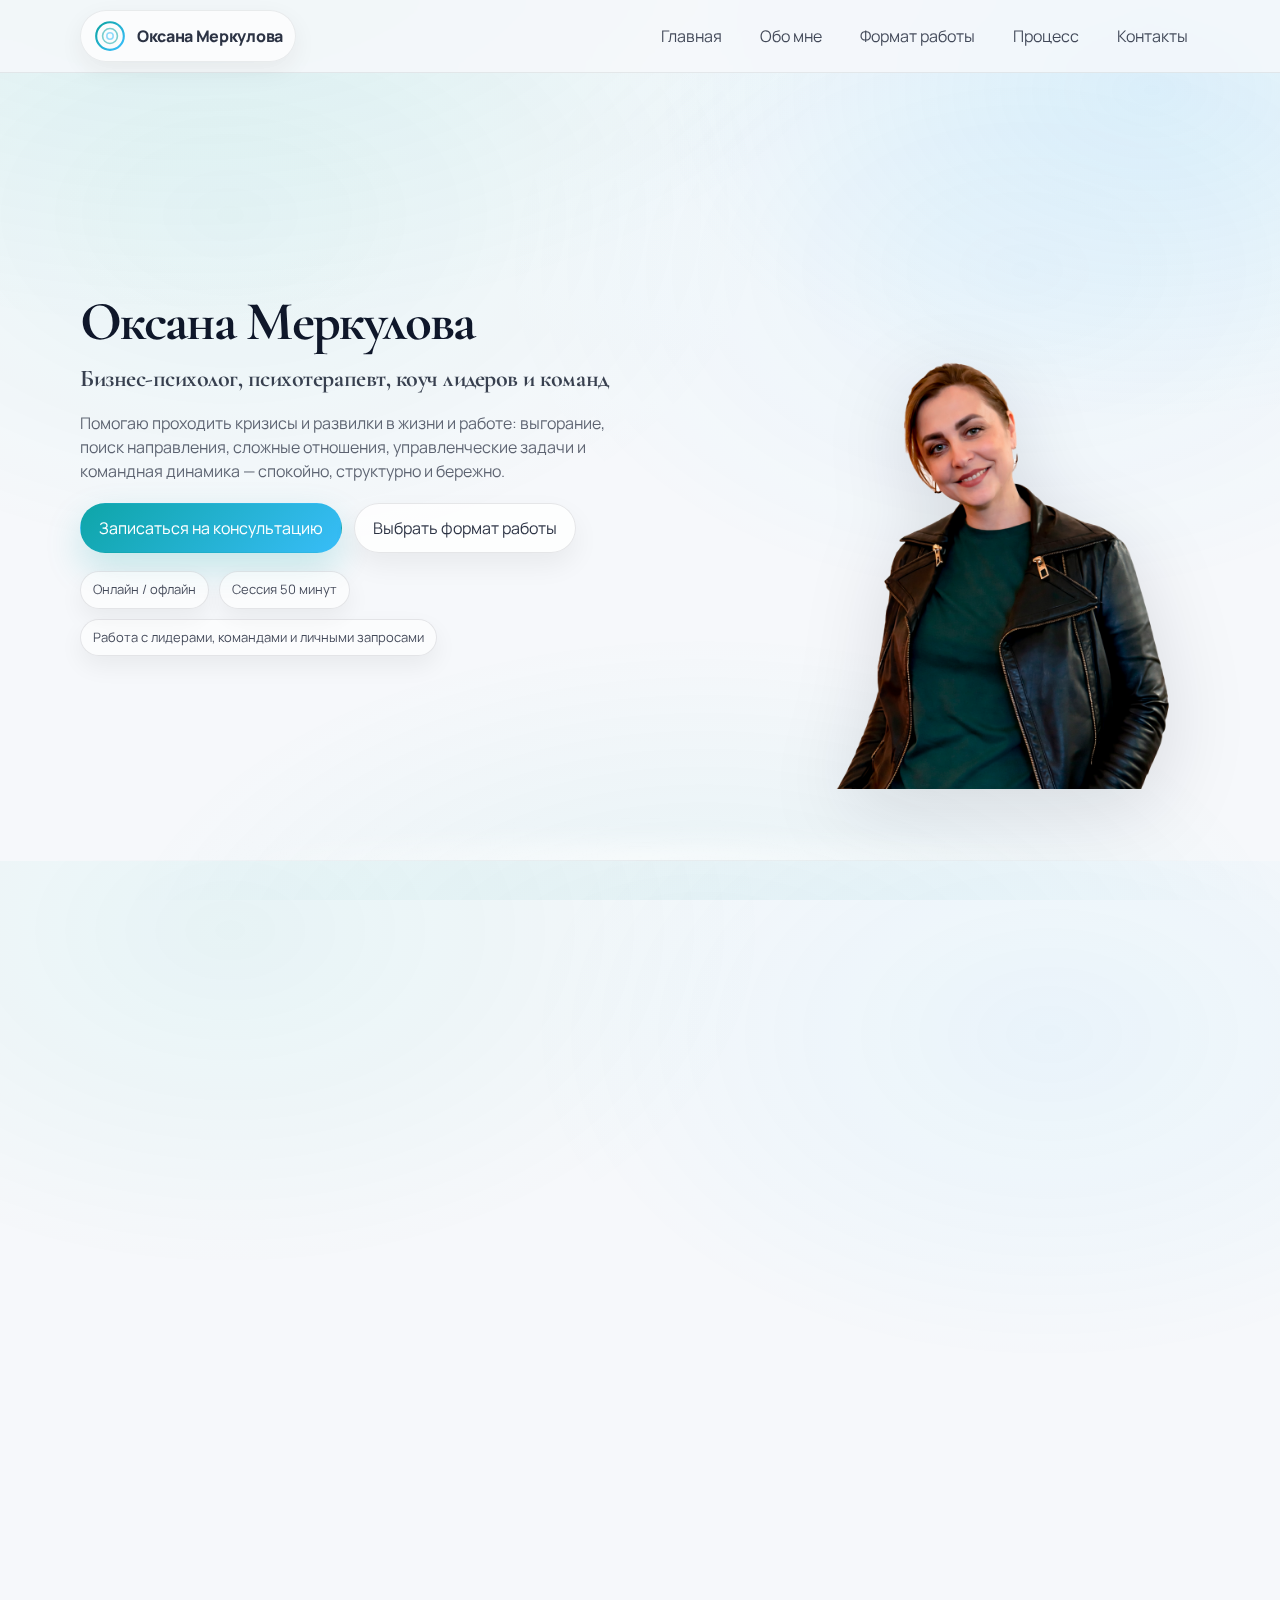
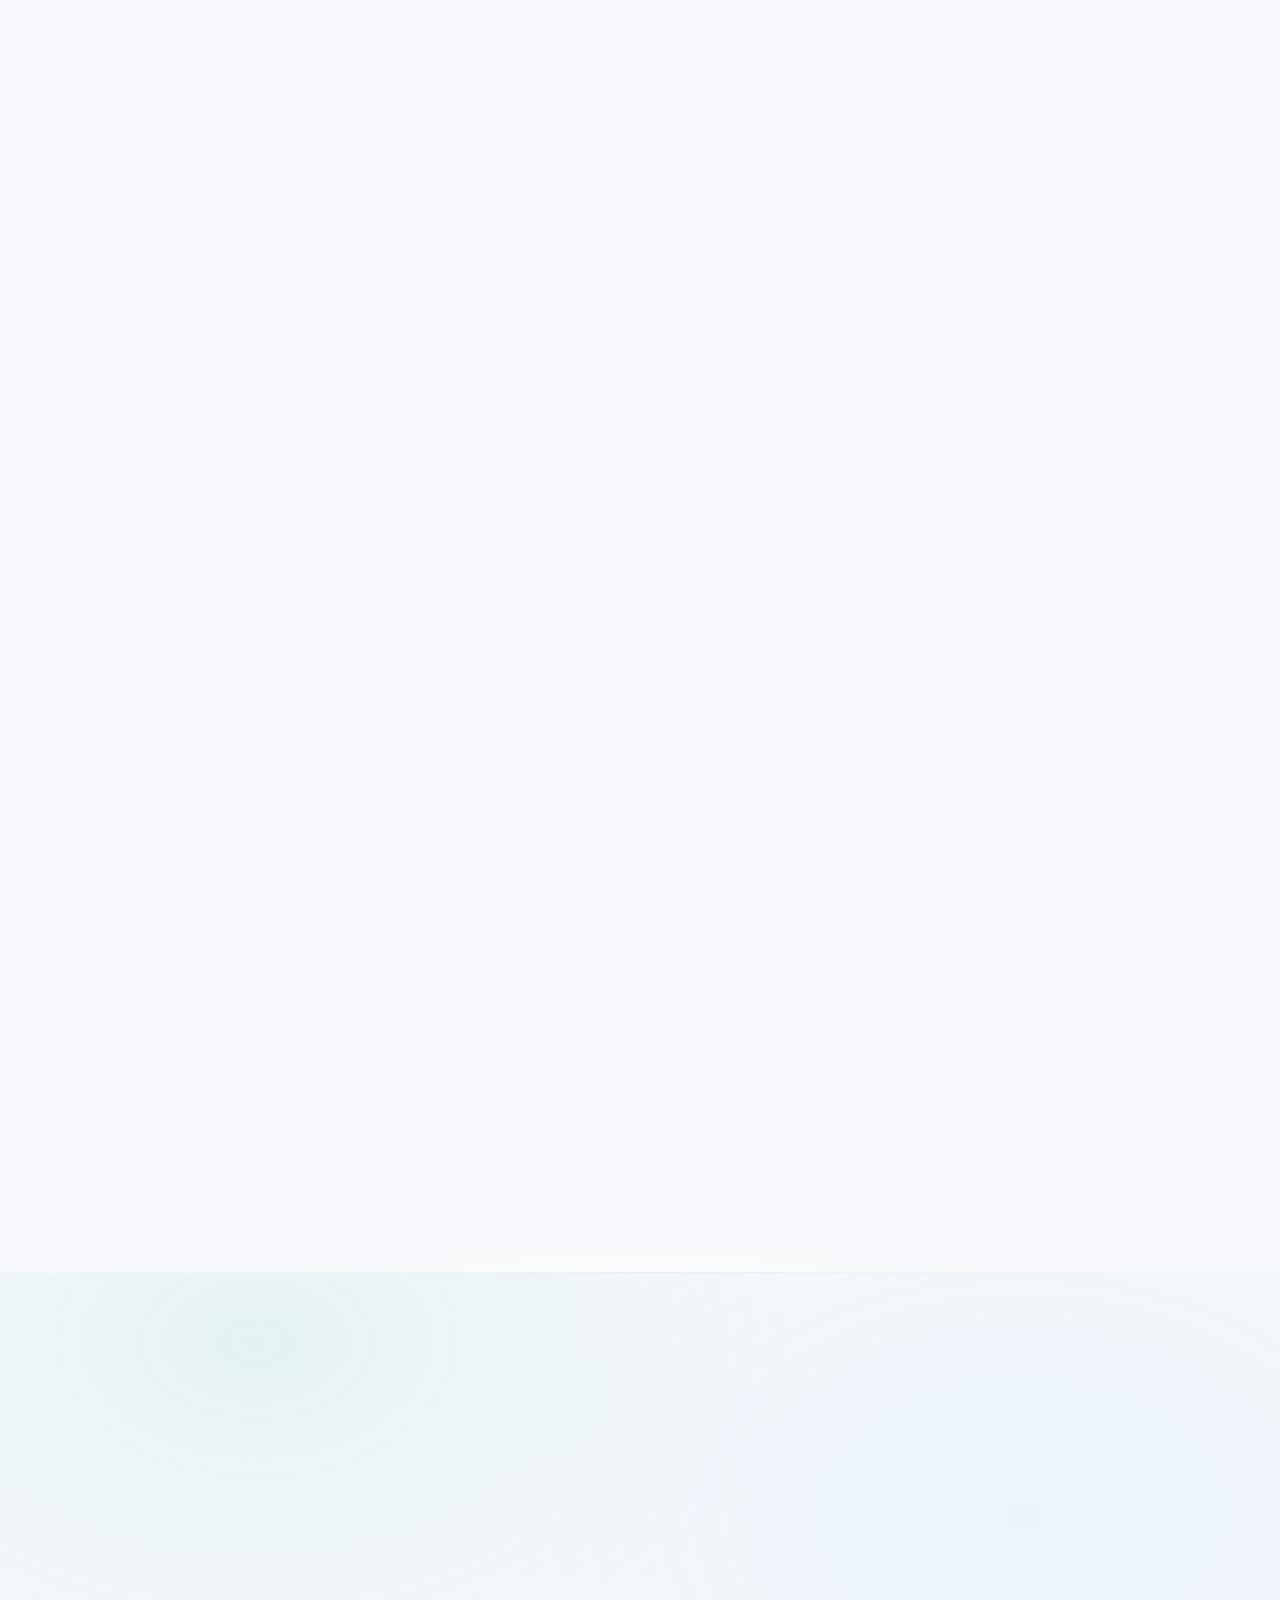
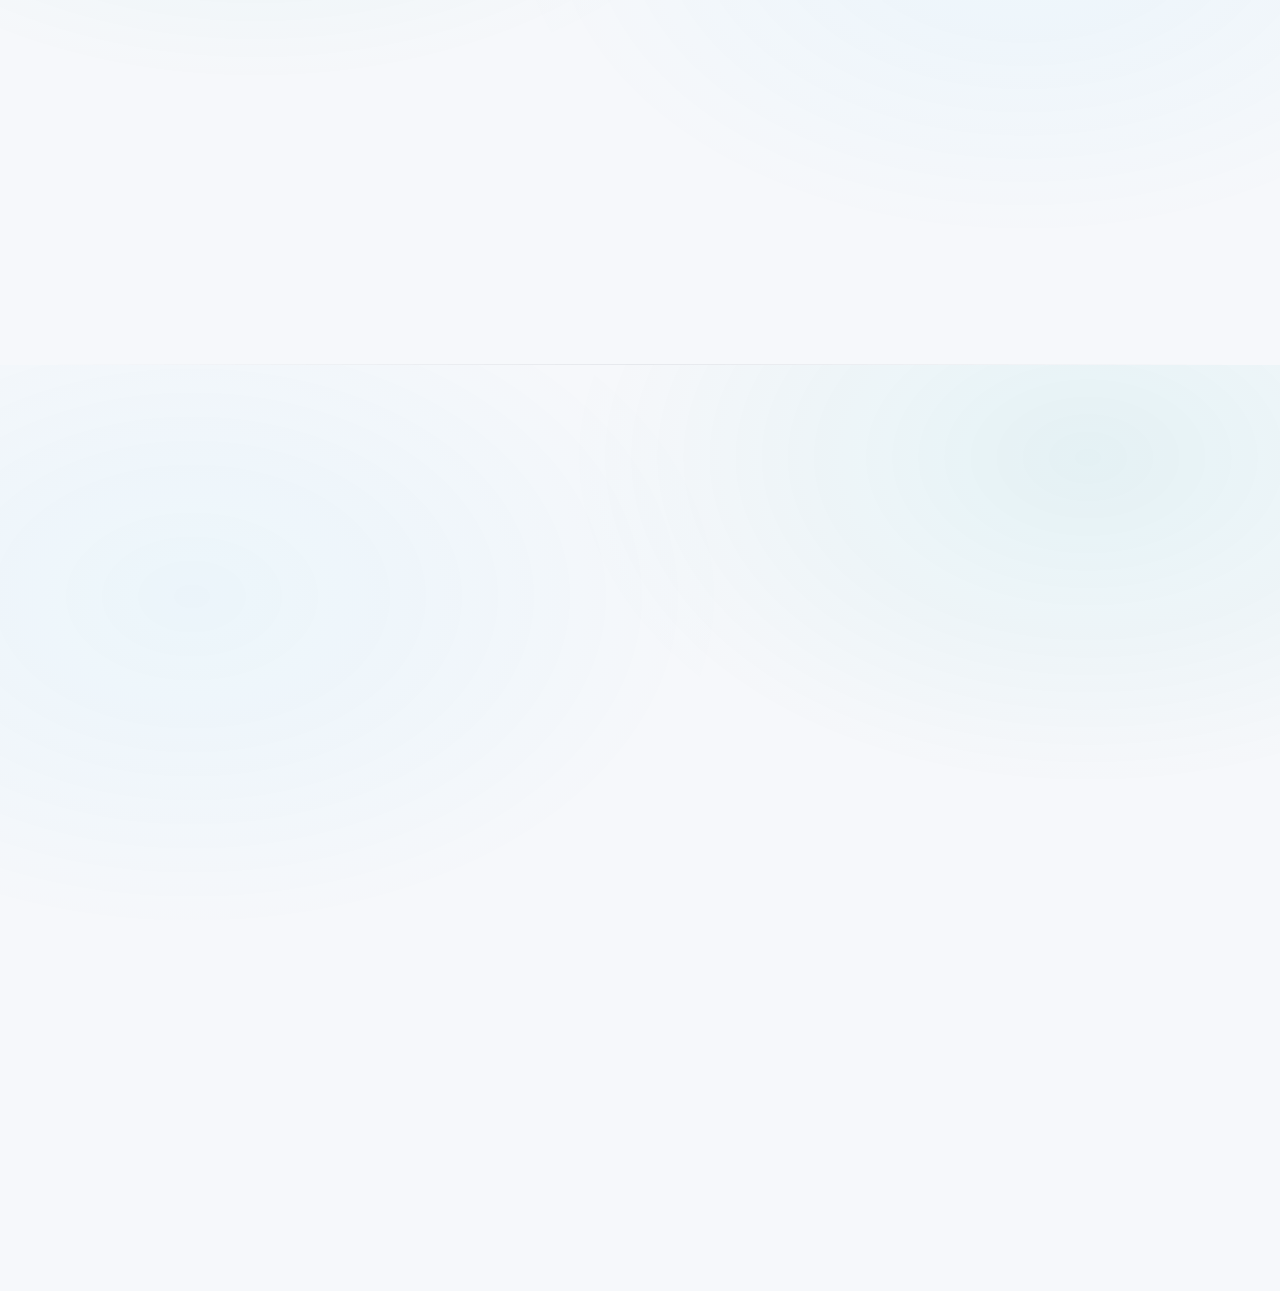
<file: index.html>
<!DOCTYPE html>
<html lang="ru">
<head>
  <meta charset="UTF-8" />
  <title>Оксана Меркулова — бизнес-психолог, психотерапевт, коуч</title>
  <meta name="viewport" content="width=device-width, initial-scale=1.0" />
  <meta name="description" content="Оксана Меркулова — бизнес-психолог, психотерапевт и коуч лидеров и команд. Онлайн/офлайн, сессии 50 минут. Выгорание, кризисы, отношения, смена направления, профориентация подростков." />
  <link rel="stylesheet" href="styles.css" />
  <link rel="preconnect" href="https://fonts.googleapis.com">
  <link rel="preconnect" href="https://fonts.gstatic.com" crossorigin>
  <link href="https://fonts.googleapis.com/css2?family=Cormorant+Garamond:wght@500;600;700&family=Manrope:wght@400;500;600;700&display=swap" rel="stylesheet">
</head>
<body>

<header class="header">
  <div class="header-inner">
    <div class="logo">
  <img src="logo.svg" alt="Логотип Оксаны Меркуловой" />
  <span class="brand">Оксана Меркулова</span>
</div>

    <nav class="nav">
      <a href="#hero">Главная</a>
      <a href="about.html">Обо мне</a>
      <a href="#services">Формат работы</a>
      <a href="#process">Процесс</a>
      <a href="#contact">Контакты</a>
    </nav>
  </div>
</header>

<!-- 1. HERO -->
<section id="hero" class="hero">
  <div class="hero-bg"></div>

  <div class="container hero-content">
    <div class="hero-text reveal-left">
      <h1>Оксана Меркулова</h1>
      <h2>Бизнес-психолог, психотерапевт, коуч лидеров и команд</h2>

      <!-- Слоган/короткое сообщение — пока нет ответа, оставил нейтральный вариант -->
      <p>
        Помогаю проходить кризисы и развилки в жизни и работе: выгорание, поиск направления,
        сложные отношения, управленческие задачи и командная динамика — спокойно, структурно и бережно.
      </p>

      <div class="buttons">
        <a href="#contact" class="btn primary">Записаться на консультацию</a>
        <a href="#services" class="btn outline">Выбрать формат работы</a>
      </div>

      <!-- Быстрые факты -->
      <div class="hero-badges reveal" data-delay="0.12">
        <span class="badge">Онлайн / офлайн</span>
        <span class="badge">Сессия 50 минут</span>
        <span class="badge">Работа с лидерами, командами и личными запросами</span>
      </div>
    </div>

    <div class="hero-photo reveal-right" data-delay="0.10">
      <img src="photo.png" alt="Фото Оксаны Меркуловой" class="coach-img">
    </div>
  </div>
</section>

<!-- 2. МОЯ СПЕЦИАЛИЗАЦИЯ -->
<section id="about" class="section light spec">
  <div class="container">

    <h2 class="section-title reveal center">Моя специализация</h2>

    <p class="spec-lead reveal center" data-delay="0.08">
      Я работаю на стыке психотерапии, коучинга и организационного консультирования —
      с личными, управленческими и командными запросами.
    </p>

    <div class="spec-intro">

      <!-- 1 -->
      <div class="spec-col reveal" data-delay="0.05">
        <h3>Индивидуальное бизнес-консультирование</h3>
        <p>
          Для руководителей и предпринимателей в точке решений, роста или перегруза.
          Помогаю прояснить ситуацию, расставить приоритеты, укрепить роль и найти
          устойчивые управленческие решения без выгорания.
        </p>
      </div>

      <!-- 2 -->
      <div class="spec-col reveal" data-delay="0.10">
        <h3>Психоаналитическая психотерапия</h3>
        <p>
          Глубинная работа с внутренними конфликтами, тревогой, выгоранием,
          повторяющимися сценариями в отношениях и самооценке.
          Подходит, если важны не быстрые советы, а устойчивые изменения.
        </p>
      </div>

      <!-- 3 -->
      <div class="spec-col reveal" data-delay="0.15">
        <h3>Работа с организациями</h3>
        <p>
          Сопровождение команд и компаний в период изменений:
          диагностика взаимодействий, работа с напряжением и конфликтами,
          поддержка руководителей и ключевых сотрудников.
        </p>
      </div>

    </div>
  </div>
</section>


    <!-- заметный блок "С чем приходят" -->
    <div class="spec-focus reveal center" data-delay="0.12">
  <div class="spec-focus-head center">
    <h3>С чем чаще всего приходят</h3>
    <p class="spec-focus-lead">
      Если узнаёте себя — начнём с первичной консультации и уточним, какой формат подойдёт лучше.
    </p>
  </div>

  <div class="spec-tags">
    <span class="tag">Возрастные кризисы</span>
    <span class="tag">Выгорание</span>
    <span class="tag">Поиск / смена направления</span>
    <span class="tag">Отношения и границы</span>
    <span class="tag">Профессиональные развилки</span>
    <span class="tag">Профориентация подростков</span>
  </div>
</div>


    <!-- 3 направления: без повторов про формат -->
<h3 class="spec-subtitle reveal center" data-delay="0.08">Направления работы</h3>
<p class="spec-lead reveal center" data-delay="0.12">
  Выберите направление по задаче — если сомневаетесь, начнём с консультации.
</p>

<div class="spec-cards">
  <div class="spec-card reveal" data-delay="0.05">
    <h4>Психотерапия</h4>

    <div class="spec-block">
      <div class="spec-label">Подойдёт, если</div>
      <ul class="spec-list">
        <li>эмоционально тяжело, много тревоги или напряжения;</li>
        <li>повторяются сценарии в отношениях или самооценке;</li>
        <li>есть выгорание или ощущение «я больше не могу»;</li>
        <li>хочется устойчивых изменений, а не «быстрого совета».</li>
      </ul>
    </div>

  </div>

  <div class="spec-card reveal" data-delay="0.12">
    <h4>Коучинг / менторинг</h4>

    <div class="spec-block">
      <div class="spec-label">Подойдёт, если</div>
      <ul class="spec-list">
        <li>нужна ясность в решении и следующий шаг;</li>
        <li>вы на развилке: рост, смена роли, новая цель;</li>
        <li>важны коммуникации, роль руководителя, границы;</li>
        <li>хочется соединить смысл и результат.</li>
      </ul>
    </div>

  </div>

  <div class="spec-card reveal" data-delay="0.18">
    <h4>Организационное консультирование</h4>

    <div class="spec-block">
      <div class="spec-label">Подойдёт, если</div>
      <ul class="spec-list">
        <li>есть напряжение/конфликты в команде;</li>
        <li>нужна диагностика процессов и взаимодействий;</li>
        <li>в компании изменения, и требуется сопровождение;</li>
        <li>важно поддержать руководителей и ключевых людей.</li>
      </ul>
    </div>

  </div>
</div>


<!-- 3. ФОРМАТЫ РАБОТЫ (фон как в hero) -->
<section id="services" class="services-hero">

  <div class="container services-inner">
    <h2 class="section-title reveal">Формат работы</h2>
    <p class="services-subtitle reveal" data-delay="0.08">
      Онлайн или очно • сессия 50 минут
    </p>

    <div class="services-grid">
      <div class="service-box reveal-left" data-delay="0.05">
        <h3>Индивидуальная<br>психотерапия</h3>
        <p class="service-note">Выгорание • тревога • кризисы</p>
        <a href="#contact" class="btn primary service-btn">Записаться</a>
      </div>

      <div class="service-box is-center reveal" data-delay="0.12">
        <h3>Коучинг / менторинг<br>для лидеров</h3>
        <p class="service-note">Решения • стратегия • коммуникации</p>
        <a href="#contact" class="btn primary service-btn">Записаться</a>
      </div>

      <div class="service-box reveal-right" data-delay="0.05">
        <h3>Организационное<br>консультирование</h3>
        <p class="service-note">Команды • процессы • изменения</p>
        <a href="#contact" class="btn primary service-btn">Записаться</a>
      </div>
    </div>
  </div>
</section>


<!-- 4. ПРОЦЕСС -->
<section id="process" class="section light process">
  <div class="container">
    <h2 class="section-title reveal">Как проходит работа</h2>
    <p class="process-lead reveal" data-delay="0.08">
      Понятный процесс — без лишней теории. Мы двигаемся шаг за шагом к устойчивым изменениям.
    </p>

    <div class="process-steps">
      <div class="process-step reveal-left" data-delay="0.05">
        <div class="step-num">01</div>
        <h3>Знакомство и формулирование запроса</h3>
        <p>Уточняем ситуацию, контекст и то, что вы хотите изменить.</p>
      </div>

      <div class="process-step reveal-right" data-delay="0.07">
        <div class="step-num">02</div>
        <h3>Определение целей и результата</h3>
        <p>Фиксируем цель и критерии, чтобы было понятно, куда идём.</p>
      </div>

      <div class="process-step reveal-left" data-delay="0.09">
        <div class="step-num">03</div>
        <h3>Регулярные встречи и практическая работа</h3>
        <p>Работаем с мыслями, эмоциями и действиями. Подбираем комфортный темп.</p>
      </div>

      <div class="process-step reveal-right" data-delay="0.11">
        <div class="step-num">04</div>
        <h3>Прогресс и закрепление изменений</h3>
        <p>Отслеживаем динамику и закрепляем новые стратегии в жизни и работе.</p>
      </div>
    </div>
  </div>
</section>

<!-- 5. КОНТАКТЫ -->
<section id="contact" class="section contact">
  <div class="container">

    <h2 class="section-title reveal">Контакты и запись</h2>

    <div class="contact-grid">
      <!-- Левая колонка -->
      <div class="contact-info reveal-left" data-delay="0.05">
        <p class="contact-text">
          Напишите мне в Telegram или на email — или оставьте контакты в форме.
          Я отвечу лично и предложу ближайшие варианты времени.
        </p>

        <div class="contact-item">
          <span class="contact-label">Telegram</span>
          <!-- ВАЖНО: замените @ваш_ник -->
          <a href="https://t.me/ваш_ник" target="_blank" rel="noopener">t.me/ваш_ник</a>
        </div>

        <div class="contact-item">
          <span class="contact-label">Email</span>
          <!-- ВАЖНО: замените email -->
          <a href="mailto:example@mail.ru">example@mail.ru</a>
        </div>

        <!-- Телефон убрал из "основного", но можно вернуть при желании -->
        <div class="contact-item">
          <span class="contact-label">Формат</span>
          <span>онлайн / очно • 50 минут</span>
        </div>
      </div>

      <!-- Правая колонка: форма -->
      <form class="contact-form reveal-right" data-delay="0.1" action="#" method="post">
        <div class="form-group">
          <label for="name">Имя</label>
          <input
            type="text"
            id="name"
            name="name"
            placeholder="Как к вам обращаться"
            required
          >
        </div>

        <div class="form-group">
          <label for="phone">Телефон (по желанию)</label>
          <input
            type="tel"
            id="phone"
            name="phone"
            placeholder="+7 (___) ___-__-__"
          >
        </div>

        <div class="form-group">
          <label for="email">Email</label>
          <input
            type="email"
            id="email"
            name="email"
            placeholder="example@mail.ru"
            required
          >
        </div>

        <div class="form-group">
          <label for="contactWay">Удобный способ связи</label>
          <select id="contactWay" name="contactWay" required>
            <option value="" selected disabled>Выберите вариант</option>
            <option value="telegram">Telegram</option>
            <option value="email">Email</option>
            <option value="phone">Телефон</option>
          </select>
        </div>

        <div class="form-group">
          <label for="message">Коротко о запросе (необязательно)</label>
          <textarea
            id="message"
            name="message"
            rows="4"
            placeholder="Например: выгорание / смена направления / отношения / команда"
          ></textarea>
        </div>

        <button type="submit" class="btn primary form-btn">
          Отправить заявку
        </button>

        <p class="form-note">
          Нажимая «Отправить», вы соглашаетесь на обработку данных для связи с вами.
        </p>
      </form>
    </div>

  </div>
</section>

<script>
(function () {
  const items = document.querySelectorAll('.reveal, .reveal-left, .reveal-right');
  if (!items.length) return;

  const observer = new IntersectionObserver((entries, obs) => {
    entries.forEach(entry => {
      if (!entry.isIntersecting) return;

      const el = entry.target;
      const delay = el.dataset.delay ? Number(el.dataset.delay) : 0;

      el.style.transitionDelay = delay + 's';
      el.classList.add('is-visible');

      obs.unobserve(el);
    });
  }, {
    threshold: 0.15,
    rootMargin: '0px 0px -10% 0px'
  });

  items.forEach(el => observer.observe(el));
})();
</script>

</body>
</html>
</file>
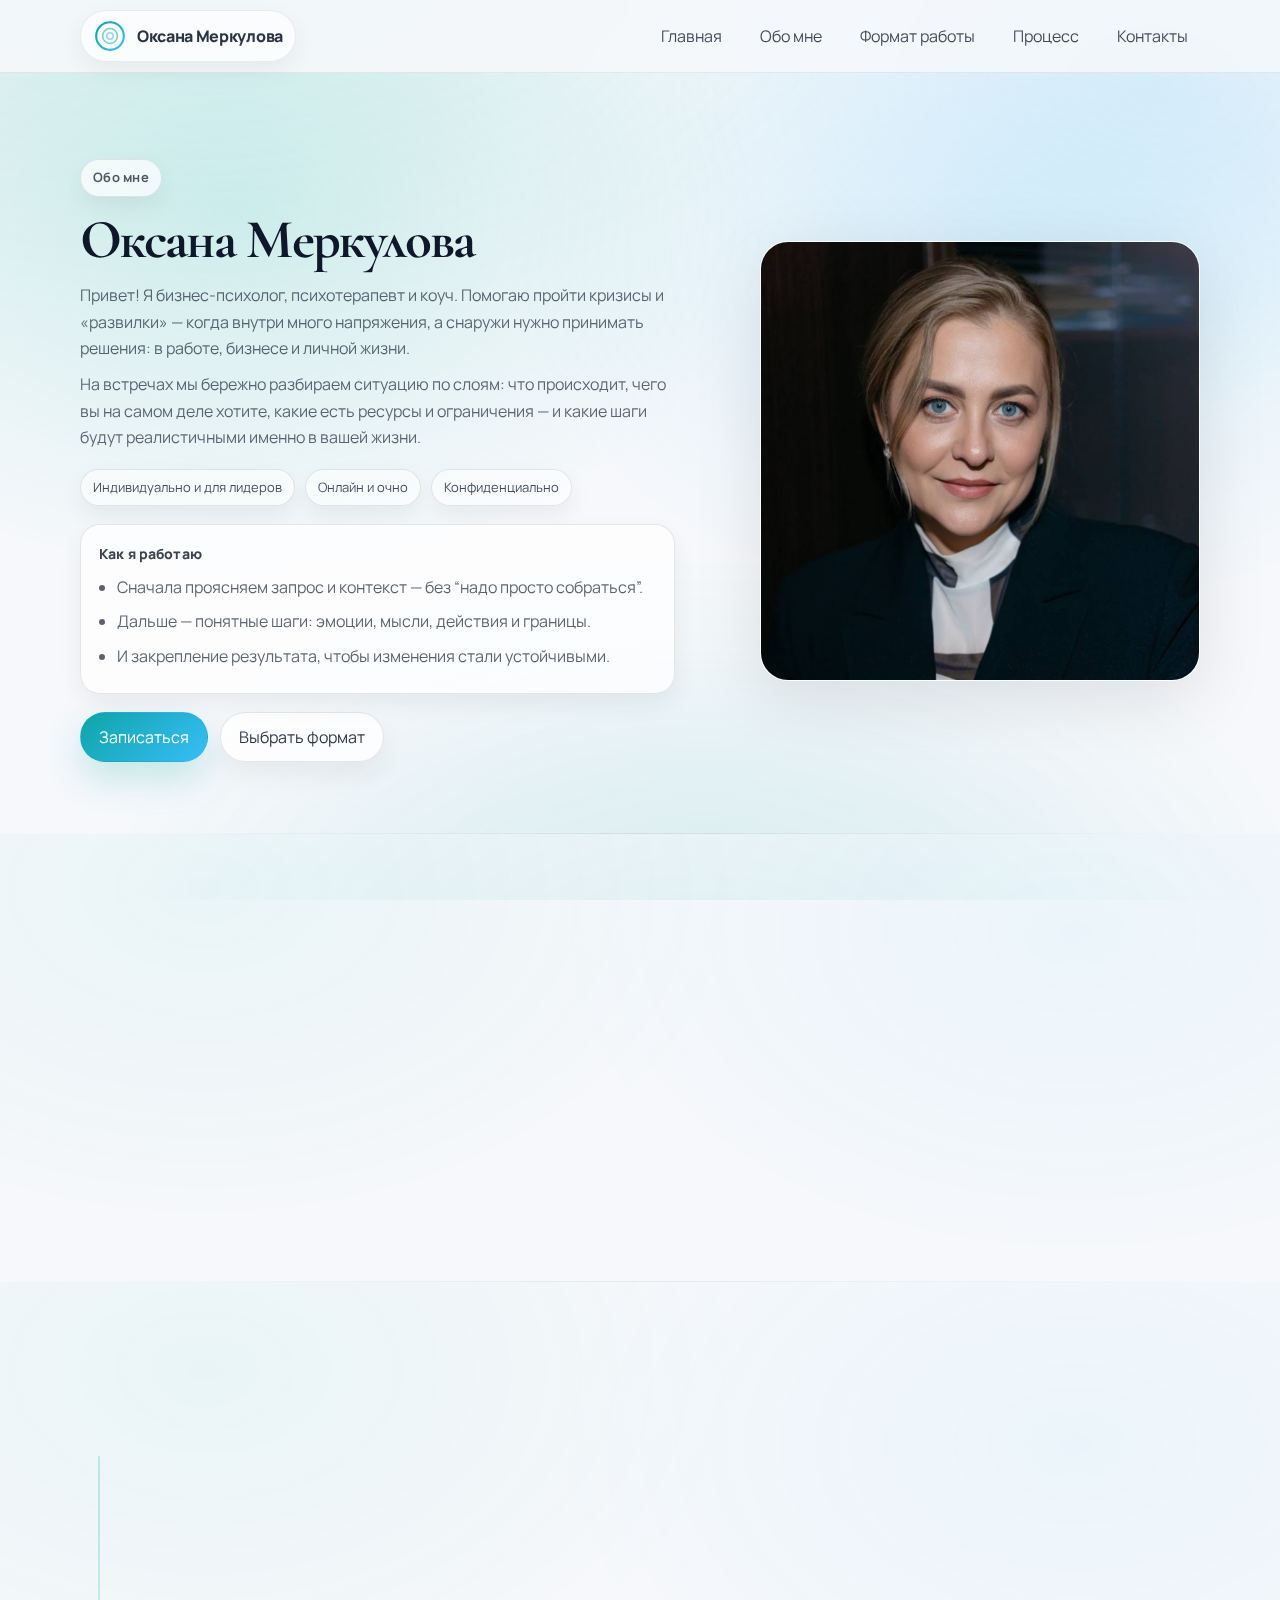
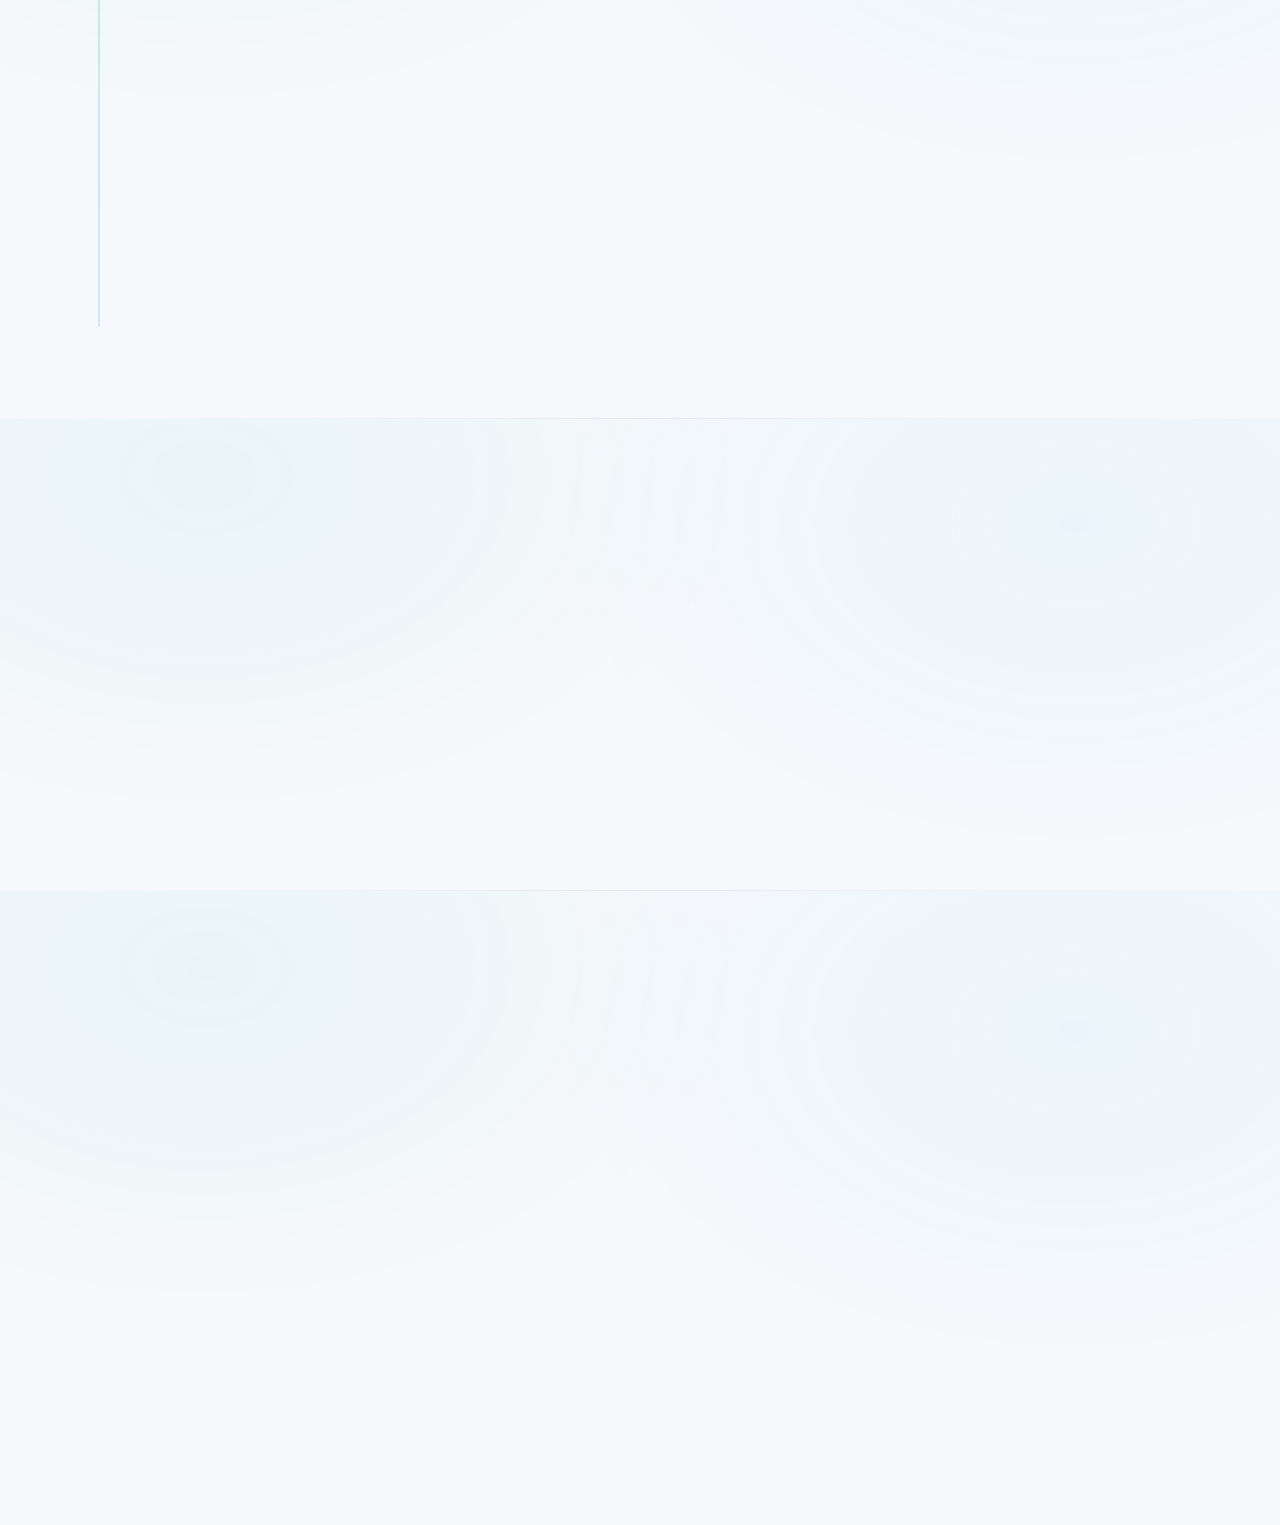
<file: about.html>
<!DOCTYPE html>
<html lang="ru">
<head>
  <meta charset="UTF-8" />
  <title>Обо мне — Оксана Меркулова</title>
  <meta name="viewport" content="width=device-width, initial-scale=1.0" />
  <meta name="description" content="Оксана Меркулова — бизнес-психолог, психотерапевт и коуч. Работаю с выгоранием, кризисами, отношениями, карьерными развилками и задачами лидеров и команд. Онлайн/очно." />
  <link rel="stylesheet" href="styles.css" />
  <link rel="preconnect" href="https://fonts.googleapis.com">
  <link rel="preconnect" href="https://fonts.gstatic.com" crossorigin>
  <link href="https://fonts.googleapis.com/css2?family=Cormorant+Garamond:wght@500;600;700&family=Manrope:wght@400;500;600;700&display=swap" rel="stylesheet">
</head>
<body>

<header class="header">
  <div class="header-inner">
    <div class="logo">
      <img src="logo.svg" alt="Логотип Оксаны Меркуловой" />
      <span class="brand">Оксана Меркулова</span>
    </div>

    <nav class="nav">
      <a href="index.html#hero">Главная</a>
      <a href="about.html">Обо мне</a>
      <a href="index.html#services">Формат работы</a>
      <a href="index.html#process">Процесс</a>
      <a href="index.html#contact">Контакты</a>
    </nav>
  </div>
</header>

<!-- HERO ABOUT -->
<section class="about-hero">
  <div class="about-hero-bg"></div>

  <div class="container about-hero-inner">
    <div class="about-hero-text reveal-left">
      <div class="about-kicker">Обо мне</div>

      <h1 class="about-title">Оксана Меркулова</h1>

      <p class="about-subtitle">
        Привет! Я бизнес-психолог, психотерапевт и коуч. Помогаю пройти кризисы и «развилки»
        — когда внутри много напряжения, а снаружи нужно принимать решения: в работе, бизнесе и личной жизни.
      </p>

      <p class="about-subtitle" style="margin-top:10px;">
        На встречах мы бережно разбираем ситуацию по слоям: что происходит, чего вы на самом деле хотите,
        какие есть ресурсы и ограничения — и какие шаги будут реалистичными именно в вашей жизни.
      </p>

      <div class="about-badges">
        <span class="badge">Индивидуально и для лидеров</span>
        <span class="badge">Онлайн и очно</span>
        <span class="badge">Конфиденциально</span>
      </div>

      <!-- мини-блок: как работаю -->
      <div class="about-mini reveal" data-delay="0.10">
        <div class="about-mini-title">Как я работаю</div>
        <ul class="about-mini-list">
          <li>Сначала проясняем запрос и контекст — без “надо просто собраться”.</li>
          <li>Дальше — понятные шаги: эмоции, мысли, действия и границы.</li>
          <li>И закрепление результата, чтобы изменения стали устойчивыми.</li>
        </ul>
      </div>

      <div class="buttons about-buttons">
        <a href="index.html#contact" class="btn primary">Записаться</a>
        <a href="index.html#services" class="btn outline">Выбрать формат</a>
      </div>
    </div>

    <div class="about-hero-photo reveal-right" data-delay="0.10">
      <img src="photo1.jpg" alt="Фото — Оксана Меркулова" class="about-photo">
    </div>
  </div>
</section>

<!-- EDUCATION -->
<section class="section light about-section">
  <div class="container">
    <h2 class="section-title reveal">Образование</h2>

    <div class="about-grid">
      <div class="about-card reveal" data-delay="0.05">
        <h3>Базовое образование</h3>
        <ul class="about-list">
          <li><strong>—</strong> ВУЗ / факультет / специальность (добавишь своё)</li>
          <li><strong>—</strong> Год окончания / степень</li>
          <li><strong>—</strong> Дополнительные курсы и специализации</li>
        </ul>
      </div>

      <div class="about-card reveal" data-delay="0.12">
        <h3>Повышение квалификации</h3>
        <ul class="about-list">
          <li><strong>—</strong> Программа / институт / часы</li>
          <li><strong>—</strong> Сертификации / супервизии</li>
          <li><strong>—</strong> Регулярное обучение и практика</li>
        </ul>
      </div>
    </div>
  </div>
</section>

<!-- EXPERIENCE -->
<section class="section about-section">
  <div class="container">
    <h2 class="section-title reveal">Опыт работы</h2>

    <div class="timeline">
      <div class="timeline-item reveal-left" data-delay="0.05">
        <div class="timeline-dot"></div>
        <div class="timeline-content">
          <div class="timeline-date">2023 — н.в.</div>
          <h3>Частная практика</h3>
          <p>Психотерапия и коучинг: выгорание, тревога, отношения, самооценка, карьерные решения и поиск направления.</p>
        </div>
      </div>

      <div class="timeline-item reveal-right" data-delay="0.08">
        <div class="timeline-dot"></div>
        <div class="timeline-content">
          <div class="timeline-date">2020 — 2023</div>
          <h3>Корпоративный / управленческий опыт</h3>
          <p>Сопровождение руководителей и команд: коммуникации, конфликты, изменения, развитие роли и устойчивость.</p>
        </div>
      </div>

      <div class="timeline-item reveal-left" data-delay="0.11">
        <div class="timeline-dot"></div>
        <div class="timeline-content">
          <div class="timeline-date">Ранее</div>
          <h3>Другие роли и проекты</h3>
          <p>Профессиональный бэкграунд, проекты и достижения — можно кратко 2–3 строки, чтобы дать контекст.</p>
        </div>
      </div>
    </div>
  </div>
</section>

<!-- APPROACH -->
<section class="section light about-section">
  <div class="container">
    <h2 class="section-title reveal">Подход и принципы</h2>

    <div class="principles">
      <div class="principle reveal" data-delay="0.05">
        <div class="principle-icon">◎</div>
        <h3>Конфиденциальность</h3>
        <p>Безопасное пространство и ясные границы. Всё, что обсуждается — остаётся между нами.</p>
      </div>

      <div class="principle reveal" data-delay="0.10">
        <div class="principle-icon">◎</div>
        <h3>Опора на реальность</h3>
        <p>Без магического мышления: мы ищем шаги, которые выдерживаются в вашей жизни, работе и темпе.</p>
      </div>

      <div class="principle reveal" data-delay="0.15">
        <div class="principle-icon">◎</div>
        <h3>Устойчивый результат</h3>
        <p>Фокус на изменениях, которые закрепляются: новые стратегии, границы, решения, поддержка себя.</p>
      </div>
    </div>
  </div>
</section>

<!-- FACTS -->
<section class="section about-section">
  <div class="container">
    <h2 class="section-title reveal">Факты и детали</h2>

    <div class="facts">
      <div class="fact-card reveal-left" data-delay="0.05">
        <h3>С кем работаю</h3>
        <p>Руководители, предприниматели, специалисты и люди в периоде перемен — когда важно вернуть ясность и опору.</p>
      </div>

      <div class="fact-card reveal" data-delay="0.10">
        <h3>Темы</h3>
        <p>Выгорание, тревога, отношения, границы, конфликты, лидерство, карьера, смысл и смена направления.</p>
      </div>

      <div class="fact-card reveal-right" data-delay="0.15">
        <h3>Формат</h3>
        <p>Онлайн/очно. Сессия 50 минут. Частоту и длительность работы подбираем под запрос.</p>
      </div>
    </div>

    <div class="about-cta reveal" data-delay="0.12">
      <h3>Хотите обсудить ваш запрос?</h3>
      <p>Оставьте контакты — я отвечу и помогу выбрать формат и ближайшее время.</p>
      <a class="btn primary" href="index.html#contact">Перейти к контактам</a>
    </div>
  </div>
</section>

<script>
(function () {
  const items = document.querySelectorAll('.reveal, .reveal-left, .reveal-right');
  if (!items.length) return;

  const observer = new IntersectionObserver((entries, obs) => {
    entries.forEach(entry => {
      if (!entry.isIntersecting) return;

      const el = entry.target;
      const delay = el.dataset.delay ? Number(el.dataset.delay) : 0;

      el.style.transitionDelay = delay + 's';
      el.classList.add('is-visible');
      obs.unobserve(el);
    });
  }, { threshold: 0.15, rootMargin: '0px 0px -10% 0px' });

  items.forEach(el => observer.observe(el));
})();
</script>

</body>
</html>
</file>
<file: styles.css>
/* =========================
   Variables / Base
========================= */
:root{
  --bg: #f6f8fb;
  --text: #0f172a;
  --muted: rgba(15, 23, 42, 0.66);

  --sea-1: #0ea5a8;
  --sea-2: #38bdf8;

  --radius: 18px;
  --radius-lg: 28px;
  --container: 1120px;

  --line: rgba(15,23,42,.10);
  --shadow-1: 0 12px 40px rgba(2,8,23,.08);
  --shadow-2: 0 18px 70px rgba(2,8,23,.10);

  --ease: cubic-bezier(.22,.61,.36,1);
  --dur: 650ms;

  --font-body: "Manrope", ui-sans-serif, system-ui, -apple-system, "Segoe UI", Roboto, Arial, "Noto Sans", "Helvetica Neue", sans-serif;
  --font-head: "Cormorant Garamond", ui-serif, Georgia, "Times New Roman", serif;

  /* глобальные акценты фона */
  --g1: rgba(20,184,166,.10);
  --g2: rgba(56,189,248,.12);
}

*{ box-sizing: border-box; }
html{ scroll-behavior: smooth; }

body{
  margin: 0;
  font-family: var(--font-body);
  color: var(--text);
  background: var(--bg);
  line-height: 1.5;
  overflow-x: hidden;
  position: relative;
}

/* ГЛОБАЛЬНЫЕ "КРУГИ" — на всю страницу */
body::before{
  content:"";
  position: fixed;
  inset: 0;
  pointer-events: none;
  z-index: -1;
  background:
    radial-gradient(1200px 700px at 15% -10%, var(--g1), transparent 60%),
    radial-gradient(900px 600px at 90% 10%, var(--g2), transparent 55%),
    radial-gradient(1100px 650px at 55% 110%, rgba(14,165,168,.08), transparent 55%);
}

img{ max-width: 100%; display: block; }
a{ color: inherit; text-decoration: none; }
button, input, textarea, select{ font: inherit; }
::selection{ background: rgba(20,184,166,.22); }

h1,h2,h3,h4,.section-title{
  font-family: var(--font-head);
  letter-spacing: -0.02em;
  margin: 0;
  color: var(--text);
}
p{ margin: 0; color: var(--muted); }

.container{
  width: min(var(--container), calc(100% - 40px));
  margin: 0 auto;
}

.section{
  padding: 84px 0;
  position: relative;
  isolation: isolate; /* ✅ чтобы ::after всегда был позади контента */
}

.section-title{
  margin: 0 0 18px;
  font-weight: 800;
  font-size: clamp(28px, 3.2vw, 40px);
}

.center{ text-align: center; }

/* subtle separators between sections */
.section::before{
  content:"";
  position:absolute;
  left: 50%;
  top: -1px;
  width: min(1200px, 96%);
  height: 1px;
  transform: translateX(-50%);
  background: linear-gradient(90deg, transparent, rgba(15,23,42,.10), transparent);
  opacity: .65;
}

/* доп. круги на секциях через переменные --s1/--s2 */
.section::after{
  content:"";
  position:absolute;
  inset: 0;
  pointer-events:none;
  z-index: -1;
  opacity: .9;
  background:
    radial-gradient(900px 600px at var(--sx1, 18%) var(--sy1, 10%), var(--s1, rgba(20,184,166,.07)), transparent 60%),
    radial-gradient(900px 600px at var(--sx2, 82%) var(--sy2, 25%), var(--s2, rgba(56,189,248,.07)), transparent 58%);
}

/* =========================
   Header
========================= */
.header{
  position: sticky;
  top: 0;
  z-index: 100;
  backdrop-filter: blur(12px);
  background: rgba(246,248,251,.72);
  border-bottom: 1px solid rgba(15,23,42,.08);
}

.header-inner{
  width: min(var(--container), calc(100% - 40px));
  margin: 0 auto;
  height: 72px;
  display: flex;
  align-items: center;
  justify-content: space-between;
  gap: 18px;
}

.logo{
  display: flex;
  align-items: center;
  gap: 10px;
  padding: 8px 12px;
  border-radius: 999px;
  background: rgba(255,255,255,.65);
  border: 1px solid rgba(15,23,42,.08);
  box-shadow: 0 8px 24px rgba(2,8,23,.06);
}
.logo img{ width: 34px; height: 34px; }

.logo .brand{
  font-weight: 800;
  letter-spacing: -0.02em;
  font-size: 16px;
  color: rgba(15,23,42,.88);
}

.nav{
  display: flex;
  gap: 14px;
  flex-wrap: wrap;
  align-items: center;
}
.nav a{
  padding: 10px 12px;
  border-radius: 999px;
  color: rgba(15,23,42,.78);
  transition: transform 220ms var(--ease), background 220ms var(--ease), color 220ms var(--ease);
}
.nav a:hover{
  background: rgba(255,255,255,.72);
  color: rgba(15,23,42,.92);
  transform: translateY(-1px);
}

/* =========================
   Buttons
========================= */
.btn{
  display: inline-flex;
  align-items: center;
  justify-content: center;
  padding: 12px 18px;
  border-radius: 999px;
  border: 1px solid transparent;
  cursor: pointer;
  user-select: none;
  white-space: nowrap;
  transition: transform 220ms var(--ease), box-shadow 220ms var(--ease), background 220ms var(--ease), border-color 220ms var(--ease), filter 220ms var(--ease);
}

.btn.primary{
  color: #fff;
  background: linear-gradient(135deg, var(--sea-1), var(--sea-2));
  box-shadow: 0 16px 36px rgba(14,165,168,.22);
}
.btn.primary:hover{ transform: translateY(-2px); filter: saturate(1.05); }
.btn.primary:active{ transform: translateY(0) scale(.99); }

.btn.outline{
  background: rgba(255,255,255,.78);
  border-color: rgba(15,23,42,.10);
  color: rgba(15,23,42,.88);
  box-shadow: 0 12px 28px rgba(2,8,23,.06);
}
.btn.outline:hover{
  transform: translateY(-2px);
  background: rgba(255,255,255,.92);
  border-color: rgba(14,165,168,.22);
}

.btn:focus-visible{
  outline: none;
  box-shadow: 0 0 0 4px rgba(14,165,168,.16);
}

.buttons{
  margin-top: 20px;
  display: flex;
  gap: 12px;
  flex-wrap: wrap;
}

/* =========================
   Hero
========================= */
.hero{
  position: relative;
  padding: 86px 0 72px;
  overflow: hidden;
}

/* hero-bg можно держать очень мягким (не конфликтует с глобальным) */
.hero-bg{
  position: absolute;
  inset: 0;
  opacity: .75;
  background:
    radial-gradient(900px 600px at 18% 18%, rgba(20,184,166,.08), transparent 60%),
    radial-gradient(900px 600px at 80% 25%, rgba(56,189,248,.08), transparent 58%);
  pointer-events: none;
}

.hero-content{
  position: relative;
  display: grid;
  grid-template-columns: 1.1fr 0.9fr;
  align-items: center;
  gap: 38px;
}

.hero-text h1{
  font-size: clamp(34px, 4.3vw, 56px);
  line-height: 1.05;
  letter-spacing: -0.03em;
}
.hero-text h2{
  margin-top: 10px;
  font-size: clamp(18px, 2.1vw, 24px);
  font-weight: 700;
  color: rgba(15,23,42,.82);
}
.hero-text p{
  margin-top: 14px;
  font-size: 16px;
  max-width: 56ch;
}

.hero-photo{
  justify-self: end;
  width: min(420px, 100%);
  position: relative;
}

/* ДЕСКТОП (если вдруг захочешь вернуть рамку для НЕ-PNG):
   просто удали border/background ниже и поставь box-shadow. */
.coach-img{
  /* ✅ под вырезанный PNG: без рамки */
  background: transparent;
  border: none;
  border-radius: 0;
  box-shadow: none;
  /* ✅ красивый объем на PNG */
  filter: drop-shadow(0 18px 40px rgba(2,8,23,.12));
}

.hero-badges{
  margin-top: 18px;
  display: flex;
  flex-wrap: wrap;
  gap: 10px;
}
.badge{
  padding: 8px 12px;
  border-radius: 999px;
  background: rgba(255,255,255,.55);
  border: 1px solid rgba(15,23,42,.10);
  backdrop-filter: blur(8px);
  font-size: 13px;
  color: rgba(15,23,42,.78);
  box-shadow: 0 10px 24px rgba(2,8,23,.06);
}

/* bottom glow under hero/services */
.hero::after,
.services-hero::after{
  content:"";
  position:absolute;
  left: 50%;
  bottom: -40px;
  width: min(1200px, 92%);
  height: 80px;
  transform: translateX(-50%);
  background: radial-gradient(closest-side, rgba(255,255,255,.75), transparent 75%);
  filter: blur(10px);
  pointer-events:none;
}

/* =========================
   Specialization
========================= */
.spec .spec-intro{
  margin-top: 18px;
  display: grid;
  grid-template-columns: 1fr 1fr;
  gap: 18px;
}

.spec-col{
  padding: 24px;
  background: linear-gradient(180deg, rgba(255,255,255,.88), rgba(255,255,255,.72));
  border-radius: 24px;
  box-shadow: var(--shadow-1);
  border: 1px solid rgba(15,23,42,.08);
}
.spec-col h3{
  font-family: var(--font-body);
  font-weight: 800;
  font-size: 18px;
  margin-bottom: 8px;
}
.spec-col p{ color: rgba(15,23,42,.68); }

.spec-focus{
  margin-top: 26px;
  padding: 28px;
  border-radius: 24px;
  background:
    radial-gradient(800px 260px at 10% 0%, rgba(14,165,168,.18), transparent 55%),
    radial-gradient(800px 260px at 90% 0%, rgba(56,189,248,.18), transparent 55%),
    linear-gradient(180deg, rgba(255,255,255,.88), rgba(255,255,255,.70));
  box-shadow: var(--shadow-2);
  border: 1px solid rgba(15,23,42,.08);
  text-align: center;
}

.spec-focus-head h3{ font-size: 28px; font-weight: 900; }
.spec-focus-lead{
  margin: 10px auto 0;
  max-width: 62ch;
  line-height: 1.65;
  font-size: 15px;
  color: rgba(15,23,42,.62);
}

.spec-tags{
  margin-top: 18px;
  display: grid;
  grid-template-columns: repeat(3, max-content);
  justify-content: center;
  gap: 12px;
}

.tag{
  display: inline-flex;
  align-items: center;
  justify-content: center;
  padding: 10px 14px;
  border-radius: 999px;
  white-space: nowrap;
  line-height: 1;
  background: rgba(255,255,255,.75);
  border: 1px solid rgba(15,23,42,.08);
  box-shadow: 0 10px 26px rgba(2,8,23,.06);
  color: rgba(15,23,42,.78);
  font-size: 13px;
  transition: transform 220ms var(--ease);
}
.tag:hover{ transform: translateY(-2px); }

.spec-subtitle{
  margin-top: 34px;
  font-weight: 900;
  font-size: 26px;
  text-align: center;
}
.spec-lead{
  margin: 10px auto 0;
  max-width: 68ch;
  font-size: 15px;
  line-height: 1.65;
  color: rgba(15,23,42,.62);
  text-align: center;
}

.spec-cards{
  max-width: 1040px;   /* ключевая строка */
  margin-left: auto;
  margin-right: auto;
  margin-top: 22px;
  display: grid;
  grid-template-columns: repeat(3, 1fr);
  gap: 18px;
}

.spec-card{
  padding: 22px;
  border-radius: 24px;
  background: linear-gradient(180deg, rgba(255,255,255,.88), rgba(255,255,255,.70));
  box-shadow: var(--shadow-1);
  border: 1px solid rgba(15,23,42,.08);
  transition: transform 260ms var(--ease), box-shadow 260ms var(--ease);
  position: relative;
  overflow: hidden;
}
.spec-card:hover{ transform: translateY(-5px); box-shadow: var(--shadow-2); }

.spec-card h4{
  font-family: var(--font-body);
  font-weight: 900;
  font-size: 18px;
  margin-bottom: 10px;
}

.spec-block{
  margin-top: 14px;
  padding-top: 14px;
  border-top: 1px solid rgba(15,23,42,.08);
}
.spec-label{
  font-size: 12px;
  text-transform: uppercase;
  letter-spacing: .10em;
  color: rgba(15,23,42,.55);
  margin-bottom: 10px;
}
.spec-list{ margin: 0; padding-left: 18px; color: rgba(15,23,42,.72); }
.spec-list li{ margin: 8px 0; }

/* =========================
   Services (Формат работы)
========================= */
.services-hero{
  position: relative;
  padding: 92px 0;
  overflow: hidden;

  --s1: rgba(56,189,248,.10);
  --s2: rgba(20,184,166,.10);
  --sx1: 12%; --sy1: 18%;
  --sx2: 88%; --sy2: 22%;
}

.services-inner{ text-align: center; }

.services-subtitle{
  margin: 10px auto 0;
  max-width: 65ch;
}

.services-grid{
  max-width: 1040px;
  margin-left: auto;
  margin-right: auto;
  margin: 28px auto 0;
  display: grid;
  grid-template-columns: repeat(3, minmax(0, 1fr));
  gap: 18px;
  max-width: 1040px;
}

.service-box{
  padding: 26px 22px;
  border-radius: var(--radius);
  background: rgba(255,255,255,.78);
  border: 1px solid rgba(15,23,42,.10);
  box-shadow: var(--shadow-1);
  position: relative;
  overflow: hidden;
  transition: transform 260ms var(--ease), box-shadow 260ms var(--ease);
  text-align: center;
}
.service-box:hover{ transform: translateY(-5px); box-shadow: var(--shadow-2); }

.service-box h3{
  font-family: var(--font-body);
  font-weight: 900;
  font-size: 18px;
}
.service-note{ margin-top: 10px; color: rgba(15,23,42,.62); }
.service-btn{ margin-top: 16px; width: 100%; }

/* =========================
   Process
========================= */
.process{
  --s1: rgba(20,184,166,.08);
  --s2: rgba(56,189,248,.06);
  --sx1: 20%; --sy1: 10%;
  --sx2: 80%; --sy2: 35%;
}

.process .process-lead{ margin-top: 10px; max-width: 70ch; }

.process-steps{
  margin-top: 26px;
  display: grid;
  grid-template-columns: repeat(2, 1fr);
  gap: 18px;
}
.process-step{
  background: rgba(255,255,255,.78);
  border: 1px solid rgba(15,23,42,.08);
  border-radius: var(--radius);
  padding: 22px;
  box-shadow: var(--shadow-1);
  transition: transform 260ms var(--ease), box-shadow 260ms var(--ease);
}
.process-step:hover{ transform: translateY(-4px); box-shadow: var(--shadow-2); }

.step-num{
  width: 46px; height: 46px;
  border-radius: 14px;
  display: grid; place-items: center;
  font-weight: 900;
  color: rgba(15,23,42,.85);
  background: linear-gradient(135deg, rgba(20,184,166,.22), rgba(56,189,248,.22));
  border: 1px solid rgba(15,23,42,.08);
}
.process-step h3{
  margin-top: 12px;
  font-family: var(--font-body);
  font-weight: 900;
  font-size: 18px;
}
.process-step p{ margin-top: 10px; }

/* =========================
   Contact
========================= */
.section.contact{
  padding-top: 92px;
  --s1: rgba(56,189,248,.06);
  --s2: rgba(14,165,168,.08);
  --sx1: 15%; --sy1: 25%;
  --sx2: 85%; --sy2: 10%;
}

.contact-grid{
  margin-top: 22px;
  display: grid;
  grid-template-columns: 1fr 1fr;
  gap: 18px;
  align-items: start;
}

.contact-info{
  background: rgba(255,255,255,.78);
  border: 1px solid rgba(15,23,42,.08);
  border-radius: var(--radius);
  padding: 24px;
  box-shadow: var(--shadow-1);
}

.contact-item{
  margin-top: 14px;
  padding-top: 14px;
  border-top: 1px solid rgba(15,23,42,.08);
  display: grid;
  gap: 6px;
}

.contact-label{
  font-size: 12px;
  text-transform: uppercase;
  letter-spacing: .08em;
  color: rgba(15,23,42,.55);
}

.contact-item a{
  color: rgba(14,165,168,.95);
  font-weight: 700;
  transition: color 220ms var(--ease);
}
.contact-item a:hover{ color: rgba(56,189,248, 1); }

.contact-form{
  background: rgba(255,255,255,.86);
  border: 1px solid rgba(15,23,42,.08);
  border-radius: var(--radius);
  padding: 24px;
  box-shadow: var(--shadow-2);
}

.form-group{ display: grid; gap: 8px; margin-bottom: 14px; }
label{ font-weight: 700; color: rgba(15,23,42,.80); font-size: 14px; }

input, textarea, select{
  width: 100%;
  padding: 12px 14px;
  border-radius: 14px;
  border: 1px solid rgba(15,23,42,.12);
  background: rgba(246,248,251,.85);
  outline: none;
  transition: border-color 220ms var(--ease), box-shadow 220ms var(--ease), background 220ms var(--ease);
  color: rgba(15,23,42,.88);
}
textarea{ resize: vertical; min-height: 110px; }
input:focus, textarea:focus, select:focus{
  border-color: rgba(14,165,168,.40);
  box-shadow: 0 0 0 4px rgba(14,165,168,.14);
  background: rgba(255,255,255,.92);
}

.form-btn{ width: 100%; padding: 13px 18px; }
.form-note{ margin-top: 10px; font-size: 13px; color: rgba(15,23,42,.60); }

/* =========================
   Reveal animation
========================= */
.reveal, .reveal-left, .reveal-right{
  opacity: 0;
  transform: translateY(18px);
  filter: blur(6px);
  transition: opacity var(--dur) var(--ease), transform var(--dur) var(--ease), filter var(--dur) var(--ease);
  will-change: opacity, transform, filter;
}
.reveal-left{ transform: translateX(-26px); }
.reveal-right{ transform: translateX(26px); }
.is-visible{ opacity: 1; transform: translate(0,0); filter: blur(0); }

@media (prefers-reduced-motion: reduce){
  html{ scroll-behavior: auto; }
  .reveal, .reveal-left, .reveal-right,
  .btn, .service-box, .spec-card, .process-step, .nav a{
    transition: none !important;
  }
  .reveal, .reveal-left, .reveal-right{
    opacity: 1 !important;
    transform: none !important;
    filter: none !important;
  }
}

/* =========================
   Responsive
========================= */
@media (max-width: 980px){
  /* ✅ мобилка: сначала фото, потом текст */
  .hero-content{
    display: flex;
    flex-direction: column;
    gap: 18px;
  }
  .hero-photo{ order: 1; width: 100%; justify-self: unset; display: flex; justify-content: center; }
  .hero-text{ order: 2; }

  /* ✅ PNG фото меньше */
  .coach-img{
    width: min(260px, 78vw);
    height: auto;
  }

  .spec .spec-intro{ grid-template-columns: 1fr; }
  .spec-cards{ grid-template-columns: 1fr; }

  .services-grid{ grid-template-columns: 1fr; max-width: 560px; }

  .process-steps{ grid-template-columns: 1fr; }
  .contact-grid{ grid-template-columns: 1fr; }

  .header-inner{
    height: auto;
    padding: 14px 0;
    align-items: flex-start;
  }
  .nav{ gap: 10px; }
}

@media (max-width: 520px){
  .btn{ width: 100%; }
  .buttons{ width: 100%; }
  .logo{ width: 100%; justify-content: center; }
  .nav a{ padding: 10px 10px; }

  .hero{ padding: 64px 0 56px; }
  .hero-text p{ font-size: 15px; }

  .spec-tags{
    grid-template-columns: 1fr;
    justify-content: stretch;
  }
  .tag{ width: 100%; }
}

/* =========================
   About page
========================= */
.about-hero{
  position: relative;
  padding: 86px 0 72px;
  overflow: hidden;

  --s1: rgba(20,184,166,.10);
  --s2: rgba(56,189,248,.10);
  --sx1: 18%; --sy1: 18%;
  --sx2: 82%; --sy2: 22%;
}

.about-hero-bg{
  position: absolute;
  inset: 0;
  pointer-events: none;
  background:
    radial-gradient(900px 600px at 18% 18%, rgba(20,184,166,.16), transparent 60%),
    radial-gradient(900px 600px at 80% 25%, rgba(56,189,248,.14), transparent 58%),
    radial-gradient(1100px 650px at 55% 110%, rgba(14,165,168,.08), transparent 55%);
}

.about-hero-inner{
  position: relative;
  display: grid;
  grid-template-columns: 1.1fr 0.9fr;
  align-items: center;
  gap: 38px;
}

.about-kicker{
  display: inline-flex;
  align-items: center;
  gap: 10px;
  padding: 8px 12px;
  border-radius: 999px;
  background: rgba(255,255,255,.70);
  border: 1px solid rgba(15,23,42,.10);
  box-shadow: 0 10px 24px rgba(2,8,23,.06);
  color: rgba(15,23,42,.72);
  font-weight: 700;
  font-size: 13px;
  letter-spacing: .02em;
}

.about-title{
  margin-top: 14px;
  font-size: clamp(34px, 4.3vw, 56px);
  line-height: 1.05;
  letter-spacing: -0.03em;
}

.about-subtitle{
  margin-top: 14px;
  font-size: 16px;
  max-width: 60ch;
  color: rgba(15,23,42,.66);
  line-height: 1.65;
}

.about-badges{
  margin-top: 18px;
  display: flex;
  flex-wrap: wrap;
  gap: 10px;
}

.about-buttons{ margin-top: 18px; }

/* PHOTO */
.about-hero-photo{
  justify-self: end;
  width: min(440px, 100%);
  position: relative;
}

.about-photo{
  border-radius: var(--radius-lg);
  box-shadow: var(--shadow-2);
  border: 1px solid rgba(255,255,255,.55);
  background: rgba(255,255,255,.6);
}

/* лёгкая рамка вокруг фото */
.about-hero-photo::before{
  content:"";
  position:absolute;
  inset: -12px;
  border-radius: calc(var(--radius-lg) + 14px);
  background: radial-gradient(closest-side, rgba(255,255,255,.70), transparent 70%);
  filter: blur(10px);
  z-index: -1;
}

/* sections common */
.about-section{
  --s1: rgba(20,184,166,.06);
  --s2: rgba(56,189,248,.06);
  --sx1: 16%; --sy1: 12%;
  --sx2: 84%; --sy2: 22%;
}

.about-grid{
  margin-top: 22px;
  display: grid;
  grid-template-columns: 1fr 1fr;
  gap: 18px;
}

.about-card{
  padding: 24px;
  border-radius: 24px;
  background: linear-gradient(180deg, rgba(255,255,255,.88), rgba(255,255,255,.70));
  border: 1px solid rgba(15,23,42,.08);
  box-shadow: var(--shadow-1);
  transition: transform 260ms var(--ease), box-shadow 260ms var(--ease);
}
.about-card:hover{ transform: translateY(-5px); box-shadow: var(--shadow-2); }

.about-card h3{
  font-family: var(--font-body);
  font-weight: 900;
  font-size: 18px;
  margin-bottom: 12px;
}

.about-list{
  margin: 0;
  padding-left: 18px;
  color: rgba(15,23,42,.72);
  line-height: 1.65;
}
.about-list li{ margin: 10px 0; }
.about-list strong{ color: rgba(15,23,42,.60); font-weight: 900; }

/* Timeline */
.timeline{
  margin-top: 22px;
  position: relative;
  display: grid;
  gap: 16px;
}

.timeline::before{
  content:"";
  position:absolute;
  left: 18px;
  top: 8px;
  bottom: 8px;
  width: 2px;
  background: linear-gradient(180deg, rgba(20,184,166,.25), rgba(56,189,248,.25));
  border-radius: 2px;
  opacity: .9;
}

.timeline-item{
  position: relative;
  display: grid;
  grid-template-columns: 44px 1fr;
  gap: 14px;
  align-items: start;
}

.timeline-dot{
  width: 14px;
  height: 14px;
  border-radius: 999px;
  margin: 18px 0 0 12px;
  background: linear-gradient(135deg, var(--sea-1), var(--sea-2));
  box-shadow: 0 10px 24px rgba(14,165,168,.18);
  border: 2px solid rgba(255,255,255,.9);
}

.timeline-content{
  padding: 22px;
  border-radius: 24px;
  background: rgba(255,255,255,.80);
  border: 1px solid rgba(15,23,42,.08);
  box-shadow: var(--shadow-1);
  transition: transform 260ms var(--ease), box-shadow 260ms var(--ease);
}
.timeline-content:hover{ transform: translateY(-4px); box-shadow: var(--shadow-2); }

.timeline-date{
  display: inline-flex;
  padding: 6px 10px;
  border-radius: 999px;
  background: rgba(255,255,255,.70);
  border: 1px solid rgba(15,23,42,.10);
  color: rgba(15,23,42,.68);
  font-weight: 800;
  font-size: 12px;
  letter-spacing: .02em;
}

.timeline-content h3{
  margin-top: 10px;
  font-family: var(--font-body);
  font-weight: 900;
  font-size: 18px;
}
.timeline-content p{
  margin-top: 10px;
  color: rgba(15,23,42,.66);
  line-height: 1.65;
}

/* Principles */
.principles{
  margin-top: 22px;
  display: grid;
  grid-template-columns: repeat(3, 1fr);
  gap: 18px;
}

.principle{
  padding: 24px;
  border-radius: 24px;
  background: linear-gradient(180deg, rgba(255,255,255,.88), rgba(255,255,255,.70));
  border: 1px solid rgba(15,23,42,.08);
  box-shadow: var(--shadow-1);
  transition: transform 260ms var(--ease), box-shadow 260ms var(--ease);
  position: relative;
  overflow: hidden;
}
.principle:hover{ transform: translateY(-5px); box-shadow: var(--shadow-2); }

.principle-icon{
  width: 44px;
  height: 44px;
  border-radius: 14px;
  display: grid;
  place-items: center;
  font-weight: 900;
  color: rgba(15,23,42,.82);
  background: linear-gradient(135deg, rgba(20,184,166,.20), rgba(56,189,248,.20));
  border: 1px solid rgba(15,23,42,.08);
}

.principle h3{
  margin-top: 12px;
  font-family: var(--font-body);
  font-weight: 900;
  font-size: 18px;
}
.principle p{
  margin-top: 10px;
  color: rgba(15,23,42,.66);
  line-height: 1.65;
}

/* Facts + CTA */
.facts{
  margin-top: 22px;
  display: grid;
  grid-template-columns: repeat(3, 1fr);
  gap: 18px;
}

.fact-card{
  padding: 22px;
  border-radius: 24px;
  background: rgba(255,255,255,.78);
  border: 1px solid rgba(15,23,42,.08);
  box-shadow: var(--shadow-1);
  transition: transform 260ms var(--ease), box-shadow 260ms var(--ease);
}
.fact-card:hover{ transform: translateY(-5px); box-shadow: var(--shadow-2); }

.fact-card h3{
  font-family: var(--font-body);
  font-weight: 900;
  font-size: 18px;
}
.fact-card p{
  margin-top: 10px;
  color: rgba(15,23,42,.66);
  line-height: 1.65;
}

.about-cta{
  margin-top: 22px;
  padding: 28px;
  border-radius: 28px;
  background:
    radial-gradient(800px 260px at 10% 0%, rgba(14,165,168,.18), transparent 55%),
    radial-gradient(800px 260px at 90% 0%, rgba(56,189,248,.18), transparent 55%),
    linear-gradient(180deg, rgba(255,255,255,.90), rgba(255,255,255,.75));
  border: 1px solid rgba(15,23,42,.08);
  box-shadow: var(--shadow-2);
  text-align: center;
}

.about-cta h3{
  font-family: var(--font-head);
  font-weight: 900;
  font-size: 28px;
}

.about-cta p{
  margin: 10px auto 0;
  max-width: 70ch;
  color: rgba(15,23,42,.66);
  line-height: 1.65;
}

.about-cta .btn{ margin-top: 14px; }

/* about mini */
.about-mini{
  margin-top: 18px;
  padding: 18px 18px 16px;
  border-radius: 20px;
  background: rgba(255,255,255,.72);
  border: 1px solid rgba(15,23,42,.10);
  box-shadow: 0 10px 24px rgba(2,8,23,.06);
  max-width: 62ch;
}

.about-mini-title{
  font-weight: 900;
  font-size: 14px;
  color: rgba(15,23,42,.82);
  letter-spacing: .01em;
  margin-bottom: 10px;
}

.about-mini-list{
  margin: 0;
  padding-left: 18px;
  color: rgba(15,23,42,.68);
  line-height: 1.65;
}
.about-mini-list li{ margin: 8px 0; }

/* Responsive (about) */
@media (max-width: 980px){
  .about-hero-inner{ grid-template-columns: 1fr; }
  .about-hero-photo{ justify-self: start; width: min(520px, 100%); }

  .about-grid{ grid-template-columns: 1fr; }
  .principles{ grid-template-columns: 1fr; }
  .facts{ grid-template-columns: 1fr; }
  .timeline::before{ left: 16px; }
  .timeline-item{ grid-template-columns: 40px 1fr; }
}

@media (max-width: 520px){
  .about-kicker{ width: fit-content; }
}
/* About page: на мобилке сначала фото, потом текст */
@media (max-width: 980px){
  .about-hero-inner{
    display: flex;          /* переопределяем grid */
    flex-direction: column; /* вертикально */
    gap: 18px;
  }

  .about-hero-photo{ order: 1; width: 100%; justify-self: unset; display: flex; justify-content: center; }
  .about-hero-text{ order: 2; }

  /* если фото тоже PNG и хочешь меньше */
  .about-photo{
    width: min(280px, 82vw);
    height: auto;
  }
</file>
